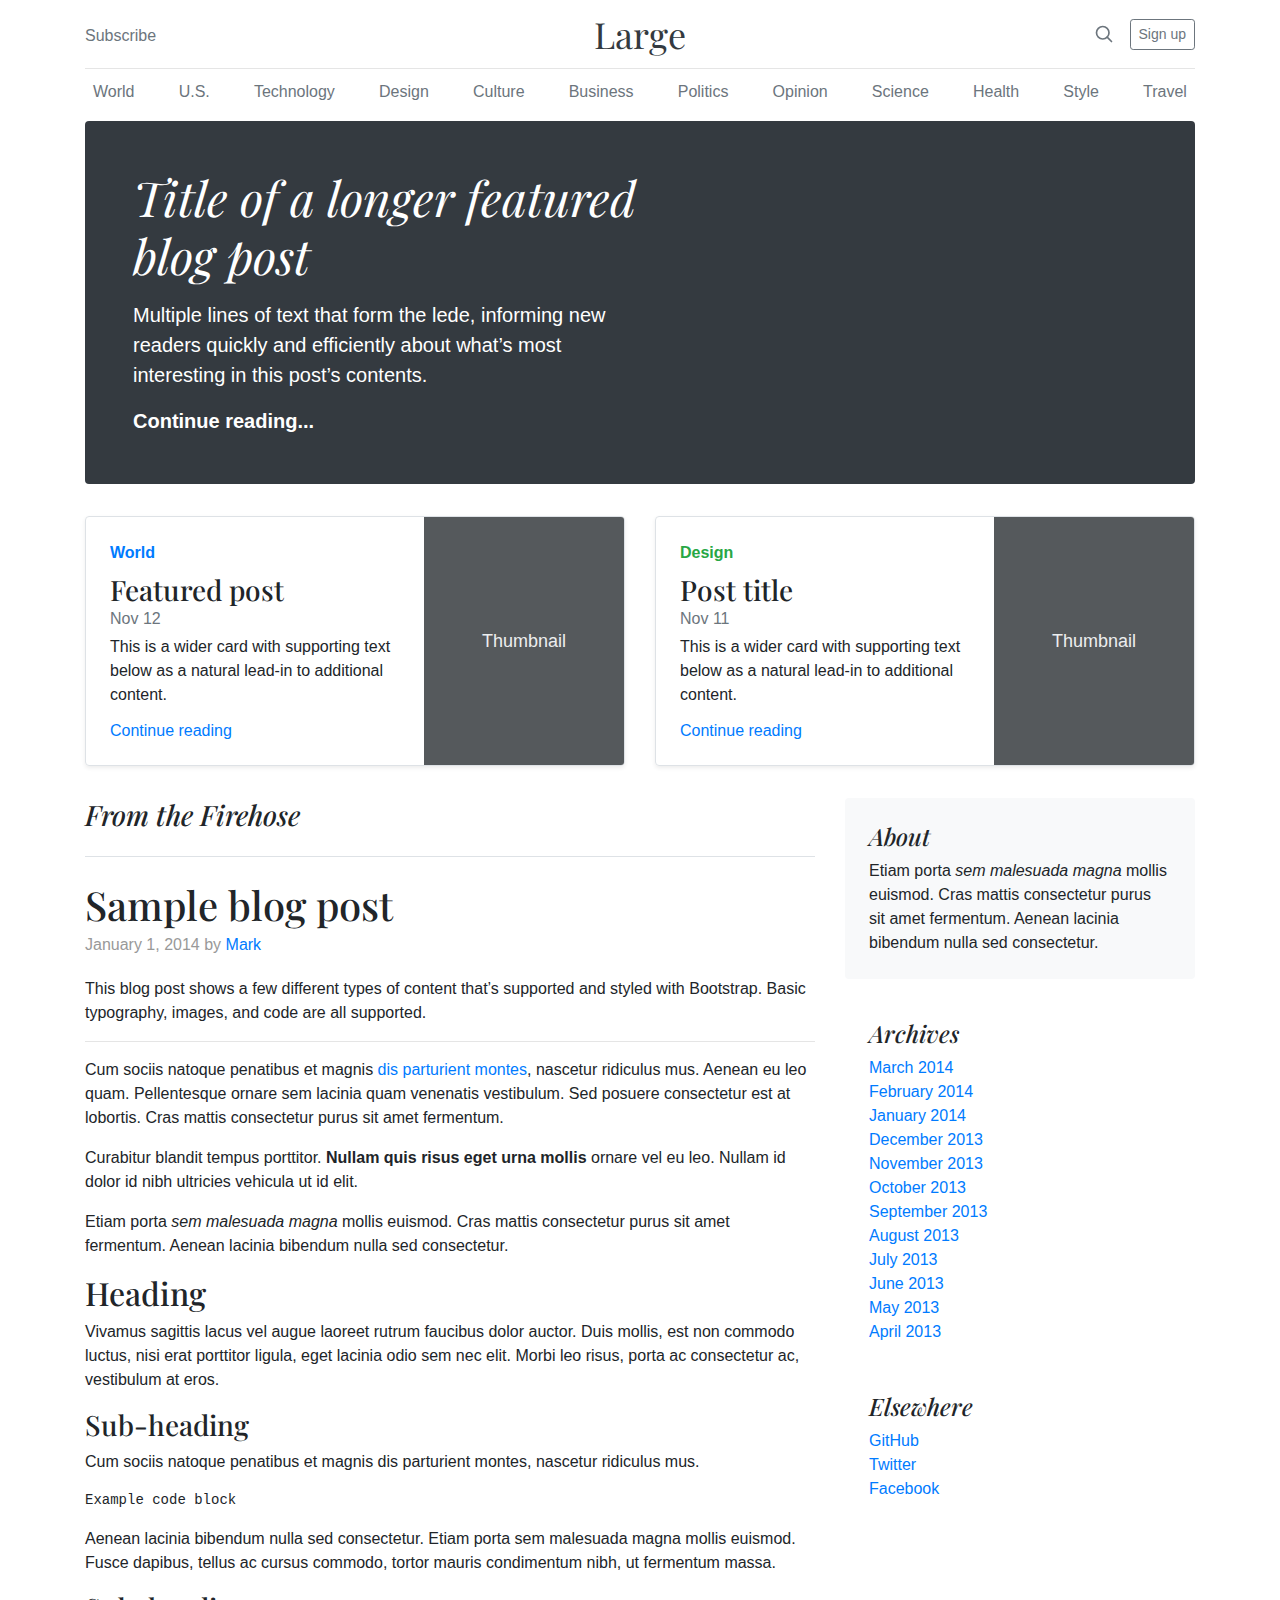
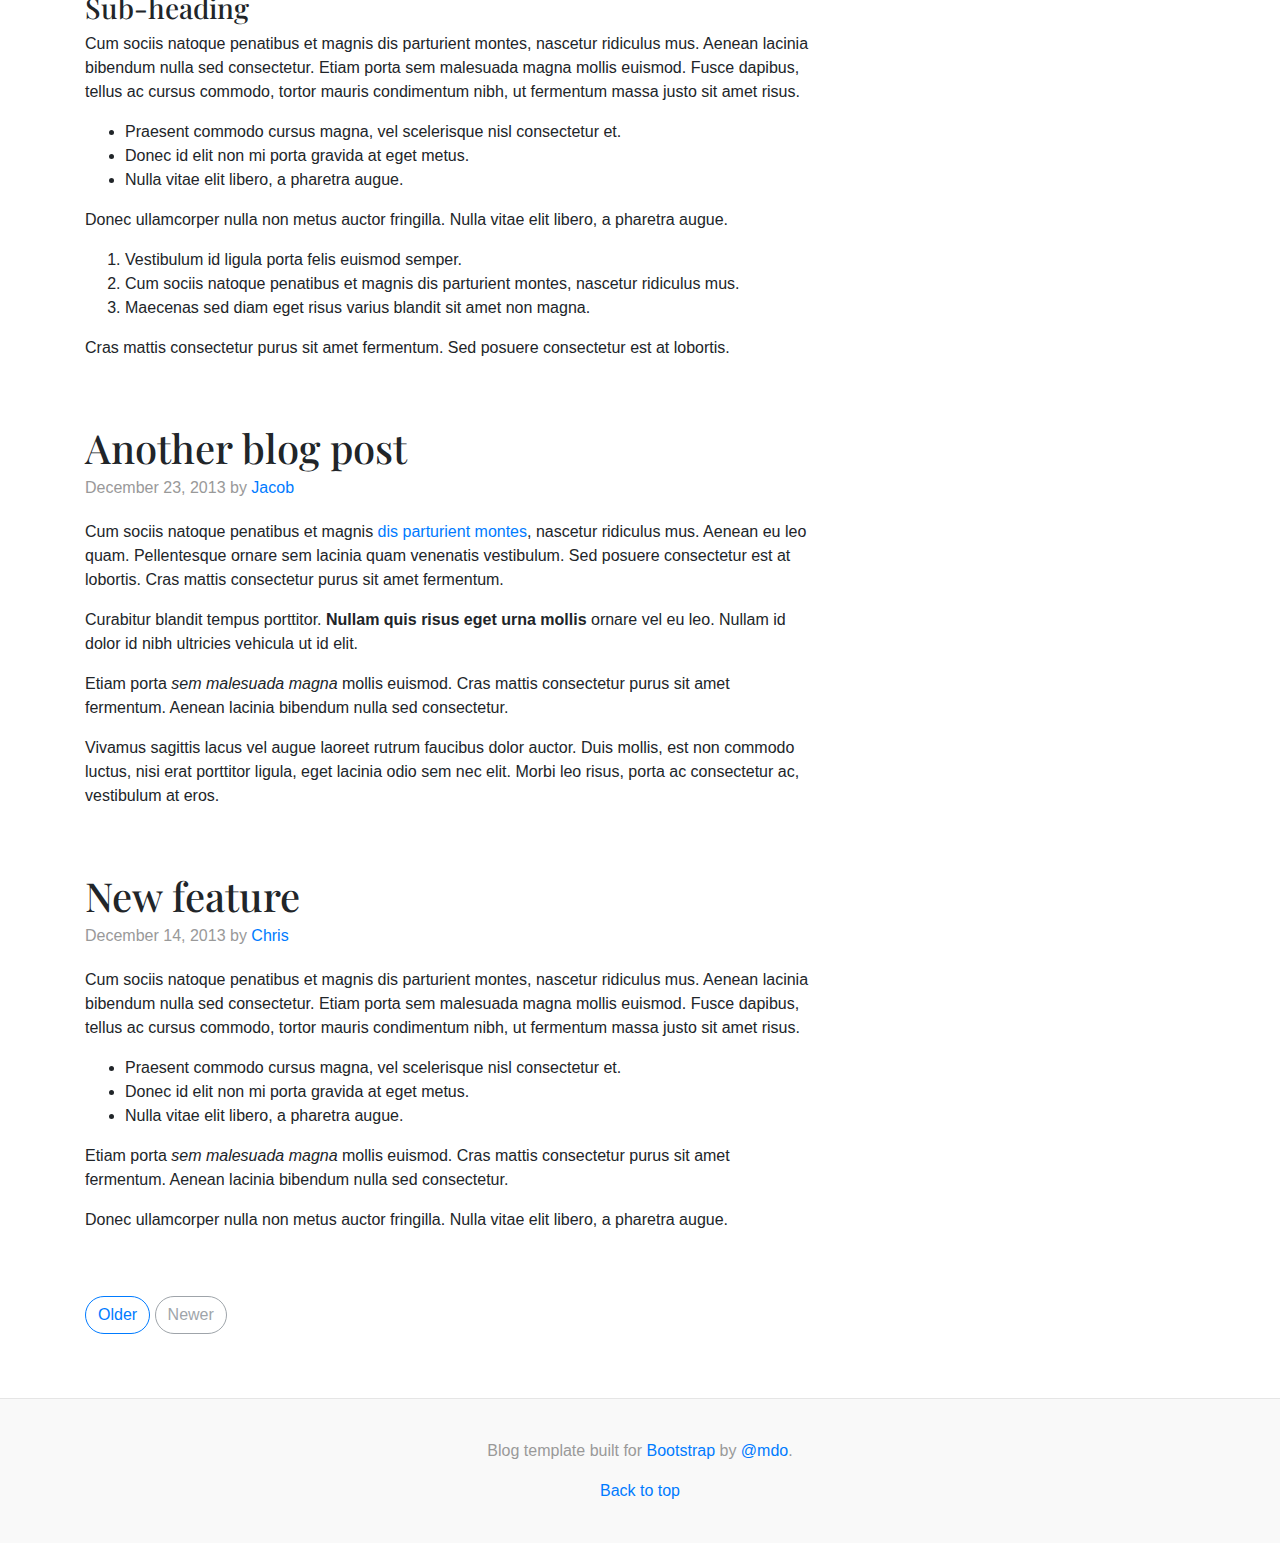
<file: bootstrap/bootstrap-4.5.1-examples/blog/index.html>
<!doctype html>
<html lang="en">
  <head>
    <meta charset="utf-8">
    <meta name="viewport" content="width=device-width, initial-scale=1, shrink-to-fit=no">
    <meta name="description" content="">
    <meta name="author" content="Mark Otto, Jacob Thornton, and Bootstrap contributors">
    <meta name="generator" content="Jekyll v4.1.1">
    <title>Blog Template · Bootstrap</title>

    <link rel="canonical" href="https://getbootstrap.com/docs/4.5/examples/blog/">

    <!-- Bootstrap core CSS -->
<link href="../assets/dist/css/bootstrap.min.css" rel="stylesheet">

    <style>
      .bd-placeholder-img {
        font-size: 1.125rem;
        text-anchor: middle;
        -webkit-user-select: none;
        -moz-user-select: none;
        -ms-user-select: none;
        user-select: none;
      }

      @media (min-width: 768px) {
        .bd-placeholder-img-lg {
          font-size: 3.5rem;
        }
      }
    </style>
    <!-- Custom styles for this template -->
    <link href="https://fonts.googleapis.com/css?family=Playfair+Display:700,900" rel="stylesheet">
    <!-- Custom styles for this template -->
    <link href="blog.css" rel="stylesheet">
  </head>
  <body>
    <div class="container">
  <header class="blog-header py-3">
    <div class="row flex-nowrap justify-content-between align-items-center">
      <div class="col-4 pt-1">
        <a class="text-muted" href="#">Subscribe</a>
      </div>
      <div class="col-4 text-center">
        <a class="blog-header-logo text-dark" href="#">Large</a>
      </div>
      <div class="col-4 d-flex justify-content-end align-items-center">
        <a class="text-muted" href="#" aria-label="Search">
          <svg xmlns="http://www.w3.org/2000/svg" width="20" height="20" fill="none" stroke="currentColor" stroke-linecap="round" stroke-linejoin="round" stroke-width="2" class="mx-3" role="img" viewBox="0 0 24 24" focusable="false"><title>Search</title><circle cx="10.5" cy="10.5" r="7.5"/><path d="M21 21l-5.2-5.2"/></svg>
        </a>
        <a class="btn btn-sm btn-outline-secondary" href="#">Sign up</a>
      </div>
    </div>
  </header>

  <div class="nav-scroller py-1 mb-2">
    <nav class="nav d-flex justify-content-between">
      <a class="p-2 text-muted" href="#">World</a>
      <a class="p-2 text-muted" href="#">U.S.</a>
      <a class="p-2 text-muted" href="#">Technology</a>
      <a class="p-2 text-muted" href="#">Design</a>
      <a class="p-2 text-muted" href="#">Culture</a>
      <a class="p-2 text-muted" href="#">Business</a>
      <a class="p-2 text-muted" href="#">Politics</a>
      <a class="p-2 text-muted" href="#">Opinion</a>
      <a class="p-2 text-muted" href="#">Science</a>
      <a class="p-2 text-muted" href="#">Health</a>
      <a class="p-2 text-muted" href="#">Style</a>
      <a class="p-2 text-muted" href="#">Travel</a>
    </nav>
  </div>

  <div class="jumbotron p-4 p-md-5 text-white rounded bg-dark">
    <div class="col-md-6 px-0">
      <h1 class="display-4 font-italic">Title of a longer featured blog post</h1>
      <p class="lead my-3">Multiple lines of text that form the lede, informing new readers quickly and efficiently about what’s most interesting in this post’s contents.</p>
      <p class="lead mb-0"><a href="#" class="text-white font-weight-bold">Continue reading...</a></p>
    </div>
  </div>

  <div class="row mb-2">
    <div class="col-md-6">
      <div class="row no-gutters border rounded overflow-hidden flex-md-row mb-4 shadow-sm h-md-250 position-relative">
        <div class="col p-4 d-flex flex-column position-static">
          <strong class="d-inline-block mb-2 text-primary">World</strong>
          <h3 class="mb-0">Featured post</h3>
          <div class="mb-1 text-muted">Nov 12</div>
          <p class="card-text mb-auto">This is a wider card with supporting text below as a natural lead-in to additional content.</p>
          <a href="#" class="stretched-link">Continue reading</a>
        </div>
        <div class="col-auto d-none d-lg-block">
          <svg class="bd-placeholder-img" width="200" height="250" xmlns="http://www.w3.org/2000/svg" preserveAspectRatio="xMidYMid slice" focusable="false" role="img" aria-label="Placeholder: Thumbnail"><title>Placeholder</title><rect width="100%" height="100%" fill="#55595c"/><text x="50%" y="50%" fill="#eceeef" dy=".3em">Thumbnail</text></svg>
        </div>
      </div>
    </div>
    <div class="col-md-6">
      <div class="row no-gutters border rounded overflow-hidden flex-md-row mb-4 shadow-sm h-md-250 position-relative">
        <div class="col p-4 d-flex flex-column position-static">
          <strong class="d-inline-block mb-2 text-success">Design</strong>
          <h3 class="mb-0">Post title</h3>
          <div class="mb-1 text-muted">Nov 11</div>
          <p class="mb-auto">This is a wider card with supporting text below as a natural lead-in to additional content.</p>
          <a href="#" class="stretched-link">Continue reading</a>
        </div>
        <div class="col-auto d-none d-lg-block">
          <svg class="bd-placeholder-img" width="200" height="250" xmlns="http://www.w3.org/2000/svg" preserveAspectRatio="xMidYMid slice" focusable="false" role="img" aria-label="Placeholder: Thumbnail"><title>Placeholder</title><rect width="100%" height="100%" fill="#55595c"/><text x="50%" y="50%" fill="#eceeef" dy=".3em">Thumbnail</text></svg>
        </div>
      </div>
    </div>
  </div>
</div>

<main role="main" class="container">
  <div class="row">
    <div class="col-md-8 blog-main">
      <h3 class="pb-4 mb-4 font-italic border-bottom">
        From the Firehose
      </h3>

      <div class="blog-post">
        <h2 class="blog-post-title">Sample blog post</h2>
        <p class="blog-post-meta">January 1, 2014 by <a href="#">Mark</a></p>

        <p>This blog post shows a few different types of content that’s supported and styled with Bootstrap. Basic typography, images, and code are all supported.</p>
        <hr>
        <p>Cum sociis natoque penatibus et magnis <a href="#">dis parturient montes</a>, nascetur ridiculus mus. Aenean eu leo quam. Pellentesque ornare sem lacinia quam venenatis vestibulum. Sed posuere consectetur est at lobortis. Cras mattis consectetur purus sit amet fermentum.</p>
        <blockquote>
          <p>Curabitur blandit tempus porttitor. <strong>Nullam quis risus eget urna mollis</strong> ornare vel eu leo. Nullam id dolor id nibh ultricies vehicula ut id elit.</p>
        </blockquote>
        <p>Etiam porta <em>sem malesuada magna</em> mollis euismod. Cras mattis consectetur purus sit amet fermentum. Aenean lacinia bibendum nulla sed consectetur.</p>
        <h2>Heading</h2>
        <p>Vivamus sagittis lacus vel augue laoreet rutrum faucibus dolor auctor. Duis mollis, est non commodo luctus, nisi erat porttitor ligula, eget lacinia odio sem nec elit. Morbi leo risus, porta ac consectetur ac, vestibulum at eros.</p>
        <h3>Sub-heading</h3>
        <p>Cum sociis natoque penatibus et magnis dis parturient montes, nascetur ridiculus mus.</p>
        <pre><code>Example code block</code></pre>
        <p>Aenean lacinia bibendum nulla sed consectetur. Etiam porta sem malesuada magna mollis euismod. Fusce dapibus, tellus ac cursus commodo, tortor mauris condimentum nibh, ut fermentum massa.</p>
        <h3>Sub-heading</h3>
        <p>Cum sociis natoque penatibus et magnis dis parturient montes, nascetur ridiculus mus. Aenean lacinia bibendum nulla sed consectetur. Etiam porta sem malesuada magna mollis euismod. Fusce dapibus, tellus ac cursus commodo, tortor mauris condimentum nibh, ut fermentum massa justo sit amet risus.</p>
        <ul>
          <li>Praesent commodo cursus magna, vel scelerisque nisl consectetur et.</li>
          <li>Donec id elit non mi porta gravida at eget metus.</li>
          <li>Nulla vitae elit libero, a pharetra augue.</li>
        </ul>
        <p>Donec ullamcorper nulla non metus auctor fringilla. Nulla vitae elit libero, a pharetra augue.</p>
        <ol>
          <li>Vestibulum id ligula porta felis euismod semper.</li>
          <li>Cum sociis natoque penatibus et magnis dis parturient montes, nascetur ridiculus mus.</li>
          <li>Maecenas sed diam eget risus varius blandit sit amet non magna.</li>
        </ol>
        <p>Cras mattis consectetur purus sit amet fermentum. Sed posuere consectetur est at lobortis.</p>
      </div><!-- /.blog-post -->

      <div class="blog-post">
        <h2 class="blog-post-title">Another blog post</h2>
        <p class="blog-post-meta">December 23, 2013 by <a href="#">Jacob</a></p>

        <p>Cum sociis natoque penatibus et magnis <a href="#">dis parturient montes</a>, nascetur ridiculus mus. Aenean eu leo quam. Pellentesque ornare sem lacinia quam venenatis vestibulum. Sed posuere consectetur est at lobortis. Cras mattis consectetur purus sit amet fermentum.</p>
        <blockquote>
          <p>Curabitur blandit tempus porttitor. <strong>Nullam quis risus eget urna mollis</strong> ornare vel eu leo. Nullam id dolor id nibh ultricies vehicula ut id elit.</p>
        </blockquote>
        <p>Etiam porta <em>sem malesuada magna</em> mollis euismod. Cras mattis consectetur purus sit amet fermentum. Aenean lacinia bibendum nulla sed consectetur.</p>
        <p>Vivamus sagittis lacus vel augue laoreet rutrum faucibus dolor auctor. Duis mollis, est non commodo luctus, nisi erat porttitor ligula, eget lacinia odio sem nec elit. Morbi leo risus, porta ac consectetur ac, vestibulum at eros.</p>
      </div><!-- /.blog-post -->

      <div class="blog-post">
        <h2 class="blog-post-title">New feature</h2>
        <p class="blog-post-meta">December 14, 2013 by <a href="#">Chris</a></p>

        <p>Cum sociis natoque penatibus et magnis dis parturient montes, nascetur ridiculus mus. Aenean lacinia bibendum nulla sed consectetur. Etiam porta sem malesuada magna mollis euismod. Fusce dapibus, tellus ac cursus commodo, tortor mauris condimentum nibh, ut fermentum massa justo sit amet risus.</p>
        <ul>
          <li>Praesent commodo cursus magna, vel scelerisque nisl consectetur et.</li>
          <li>Donec id elit non mi porta gravida at eget metus.</li>
          <li>Nulla vitae elit libero, a pharetra augue.</li>
        </ul>
        <p>Etiam porta <em>sem malesuada magna</em> mollis euismod. Cras mattis consectetur purus sit amet fermentum. Aenean lacinia bibendum nulla sed consectetur.</p>
        <p>Donec ullamcorper nulla non metus auctor fringilla. Nulla vitae elit libero, a pharetra augue.</p>
      </div><!-- /.blog-post -->

      <nav class="blog-pagination">
        <a class="btn btn-outline-primary" href="#">Older</a>
        <a class="btn btn-outline-secondary disabled" href="#" tabindex="-1" aria-disabled="true">Newer</a>
      </nav>

    </div><!-- /.blog-main -->

    <aside class="col-md-4 blog-sidebar">
      <div class="p-4 mb-3 bg-light rounded">
        <h4 class="font-italic">About</h4>
        <p class="mb-0">Etiam porta <em>sem malesuada magna</em> mollis euismod. Cras mattis consectetur purus sit amet fermentum. Aenean lacinia bibendum nulla sed consectetur.</p>
      </div>

      <div class="p-4">
        <h4 class="font-italic">Archives</h4>
        <ol class="list-unstyled mb-0">
          <li><a href="#">March 2014</a></li>
          <li><a href="#">February 2014</a></li>
          <li><a href="#">January 2014</a></li>
          <li><a href="#">December 2013</a></li>
          <li><a href="#">November 2013</a></li>
          <li><a href="#">October 2013</a></li>
          <li><a href="#">September 2013</a></li>
          <li><a href="#">August 2013</a></li>
          <li><a href="#">July 2013</a></li>
          <li><a href="#">June 2013</a></li>
          <li><a href="#">May 2013</a></li>
          <li><a href="#">April 2013</a></li>
        </ol>
      </div>

      <div class="p-4">
        <h4 class="font-italic">Elsewhere</h4>
        <ol class="list-unstyled">
          <li><a href="#">GitHub</a></li>
          <li><a href="#">Twitter</a></li>
          <li><a href="#">Facebook</a></li>
        </ol>
      </div>
    </aside><!-- /.blog-sidebar -->

  </div><!-- /.row -->

</main><!-- /.container -->

<footer class="blog-footer">
  <p>Blog template built for <a href="https://getbootstrap.com/">Bootstrap</a> by <a href="https://twitter.com/mdo">@mdo</a>.</p>
  <p>
    <a href="#">Back to top</a>
  </p>
</footer>
</body>
</html>
</file>
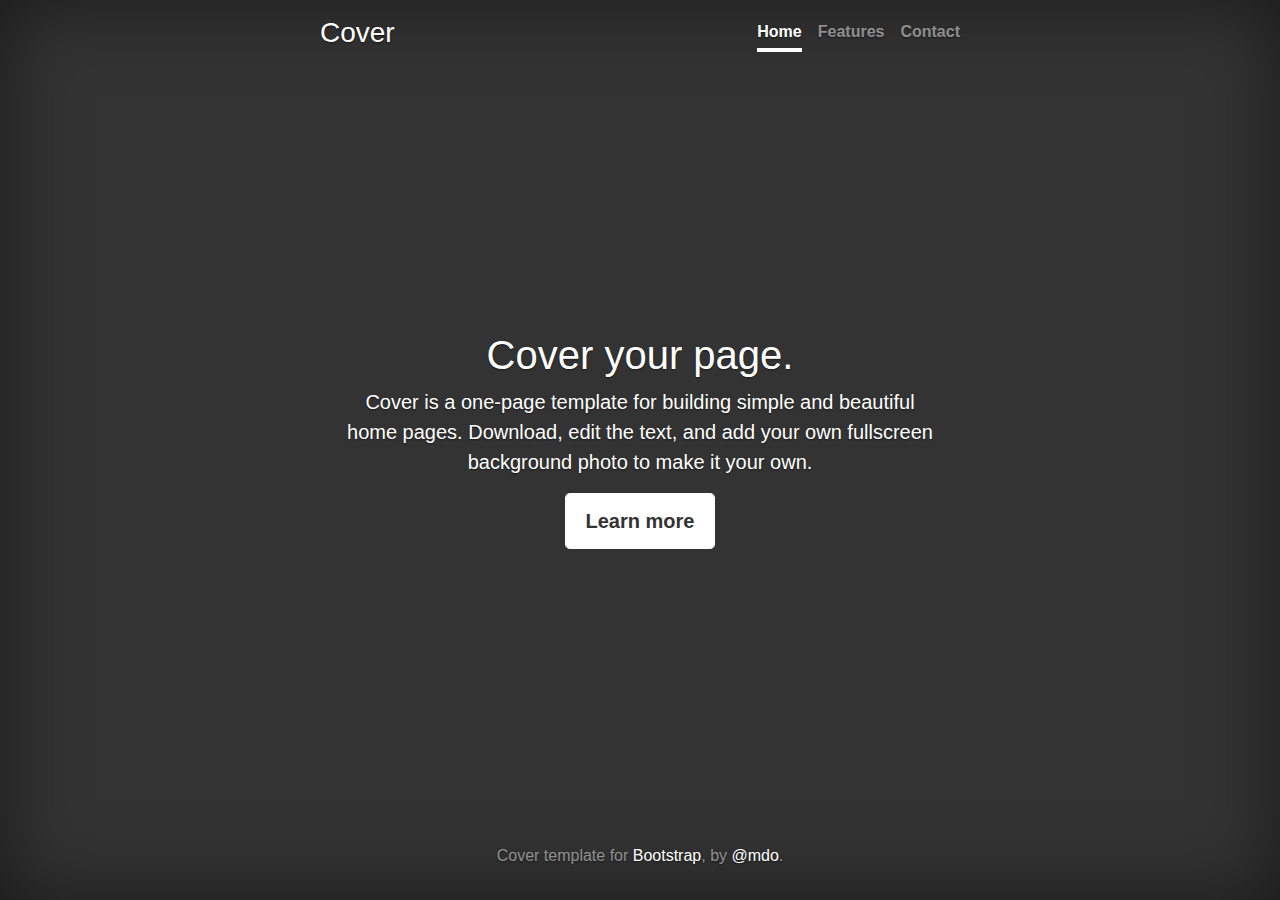
<file: bootstrap/bootstrap-4.5.1-examples/cover/index.html>
<!doctype html>
<html lang="en">
  <head>
    <meta charset="utf-8">
    <meta name="viewport" content="width=device-width, initial-scale=1, shrink-to-fit=no">
    <meta name="description" content="">
    <meta name="author" content="Mark Otto, Jacob Thornton, and Bootstrap contributors">
    <meta name="generator" content="Jekyll v4.1.1">
    <title>Cover Template · Bootstrap</title>

    <link rel="canonical" href="https://getbootstrap.com/docs/4.5/examples/cover/">

    <!-- Bootstrap core CSS -->
<link href="../assets/dist/css/bootstrap.min.css" rel="stylesheet">

    <style>
      .bd-placeholder-img {
        font-size: 1.125rem;
        text-anchor: middle;
        -webkit-user-select: none;
        -moz-user-select: none;
        -ms-user-select: none;
        user-select: none;
      }

      @media (min-width: 768px) {
        .bd-placeholder-img-lg {
          font-size: 3.5rem;
        }
      }
    </style>
    <!-- Custom styles for this template -->
    <link href="cover.css" rel="stylesheet">
  </head>
  <body class="text-center">
    <div class="cover-container d-flex w-100 h-100 p-3 mx-auto flex-column">
  <header class="masthead mb-auto">
    <div class="inner">
      <h3 class="masthead-brand">Cover</h3>
      <nav class="nav nav-masthead justify-content-center">
        <a class="nav-link active" href="#">Home</a>
        <a class="nav-link" href="#">Features</a>
        <a class="nav-link" href="#">Contact</a>
      </nav>
    </div>
  </header>

  <main role="main" class="inner cover">
    <h1 class="cover-heading">Cover your page.</h1>
    <p class="lead">Cover is a one-page template for building simple and beautiful home pages. Download, edit the text, and add your own fullscreen background photo to make it your own.</p>
    <p class="lead">
      <a href="#" class="btn btn-lg btn-secondary">Learn more</a>
    </p>
  </main>

  <footer class="mastfoot mt-auto">
    <div class="inner">
      <p>Cover template for <a href="https://getbootstrap.com/">Bootstrap</a>, by <a href="https://twitter.com/mdo">@mdo</a>.</p>
    </div>
  </footer>
</div>
</body>
</html>
</file>
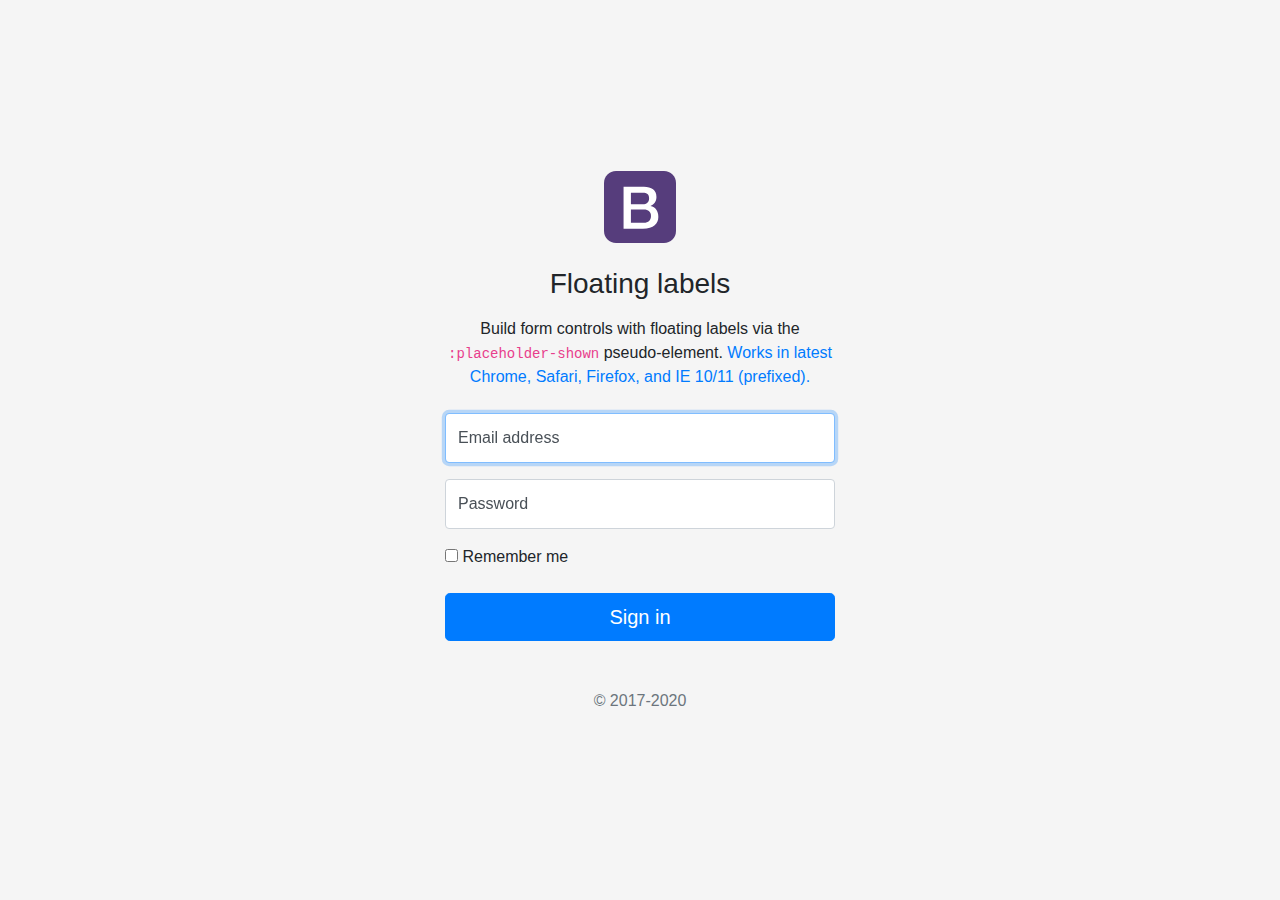
<file: bootstrap/bootstrap-4.5.1-examples/floating-labels/index.html>
<!doctype html>
<html lang="en">
  <head>
    <meta charset="utf-8">
    <meta name="viewport" content="width=device-width, initial-scale=1, shrink-to-fit=no">
    <meta name="description" content="">
    <meta name="author" content="Mark Otto, Jacob Thornton, and Bootstrap contributors">
    <meta name="generator" content="Jekyll v4.1.1">
    <title>Floating labels example · Bootstrap</title>

    <link rel="canonical" href="https://getbootstrap.com/docs/4.5/examples/floating-labels/">

    <!-- Bootstrap core CSS -->
<link href="../assets/dist/css/bootstrap.min.css" rel="stylesheet">

    <style>
      .bd-placeholder-img {
        font-size: 1.125rem;
        text-anchor: middle;
        -webkit-user-select: none;
        -moz-user-select: none;
        -ms-user-select: none;
        user-select: none;
      }

      @media (min-width: 768px) {
        .bd-placeholder-img-lg {
          font-size: 3.5rem;
        }
      }
    </style>
    <!-- Custom styles for this template -->
    <link href="floating-labels.css" rel="stylesheet">
  </head>
  <body>
    <form class="form-signin">
  <div class="text-center mb-4">
    <img class="mb-4" src="../assets/brand/bootstrap-solid.svg" alt="" width="72" height="72">
    <h1 class="h3 mb-3 font-weight-normal">Floating labels</h1>
    <p>Build form controls with floating labels via the <code>:placeholder-shown</code> pseudo-element. <a href="https://caniuse.com/#feat=css-placeholder-shown">Works in latest Chrome, Safari, Firefox, and IE 10/11 (prefixed).</a></p>
  </div>

  <div class="form-label-group">
    <input type="email" id="inputEmail" class="form-control" placeholder="Email address" required autofocus>
    <label for="inputEmail">Email address</label>
  </div>

  <div class="form-label-group">
    <input type="password" id="inputPassword" class="form-control" placeholder="Password" required>
    <label for="inputPassword">Password</label>
  </div>

  <div class="checkbox mb-3">
    <label>
      <input type="checkbox" value="remember-me"> Remember me
    </label>
  </div>
  <button class="btn btn-lg btn-primary btn-block" type="submit">Sign in</button>
  <p class="mt-5 mb-3 text-muted text-center">&copy; 2017-2020</p>
</form>
</body>
</html>
</file>
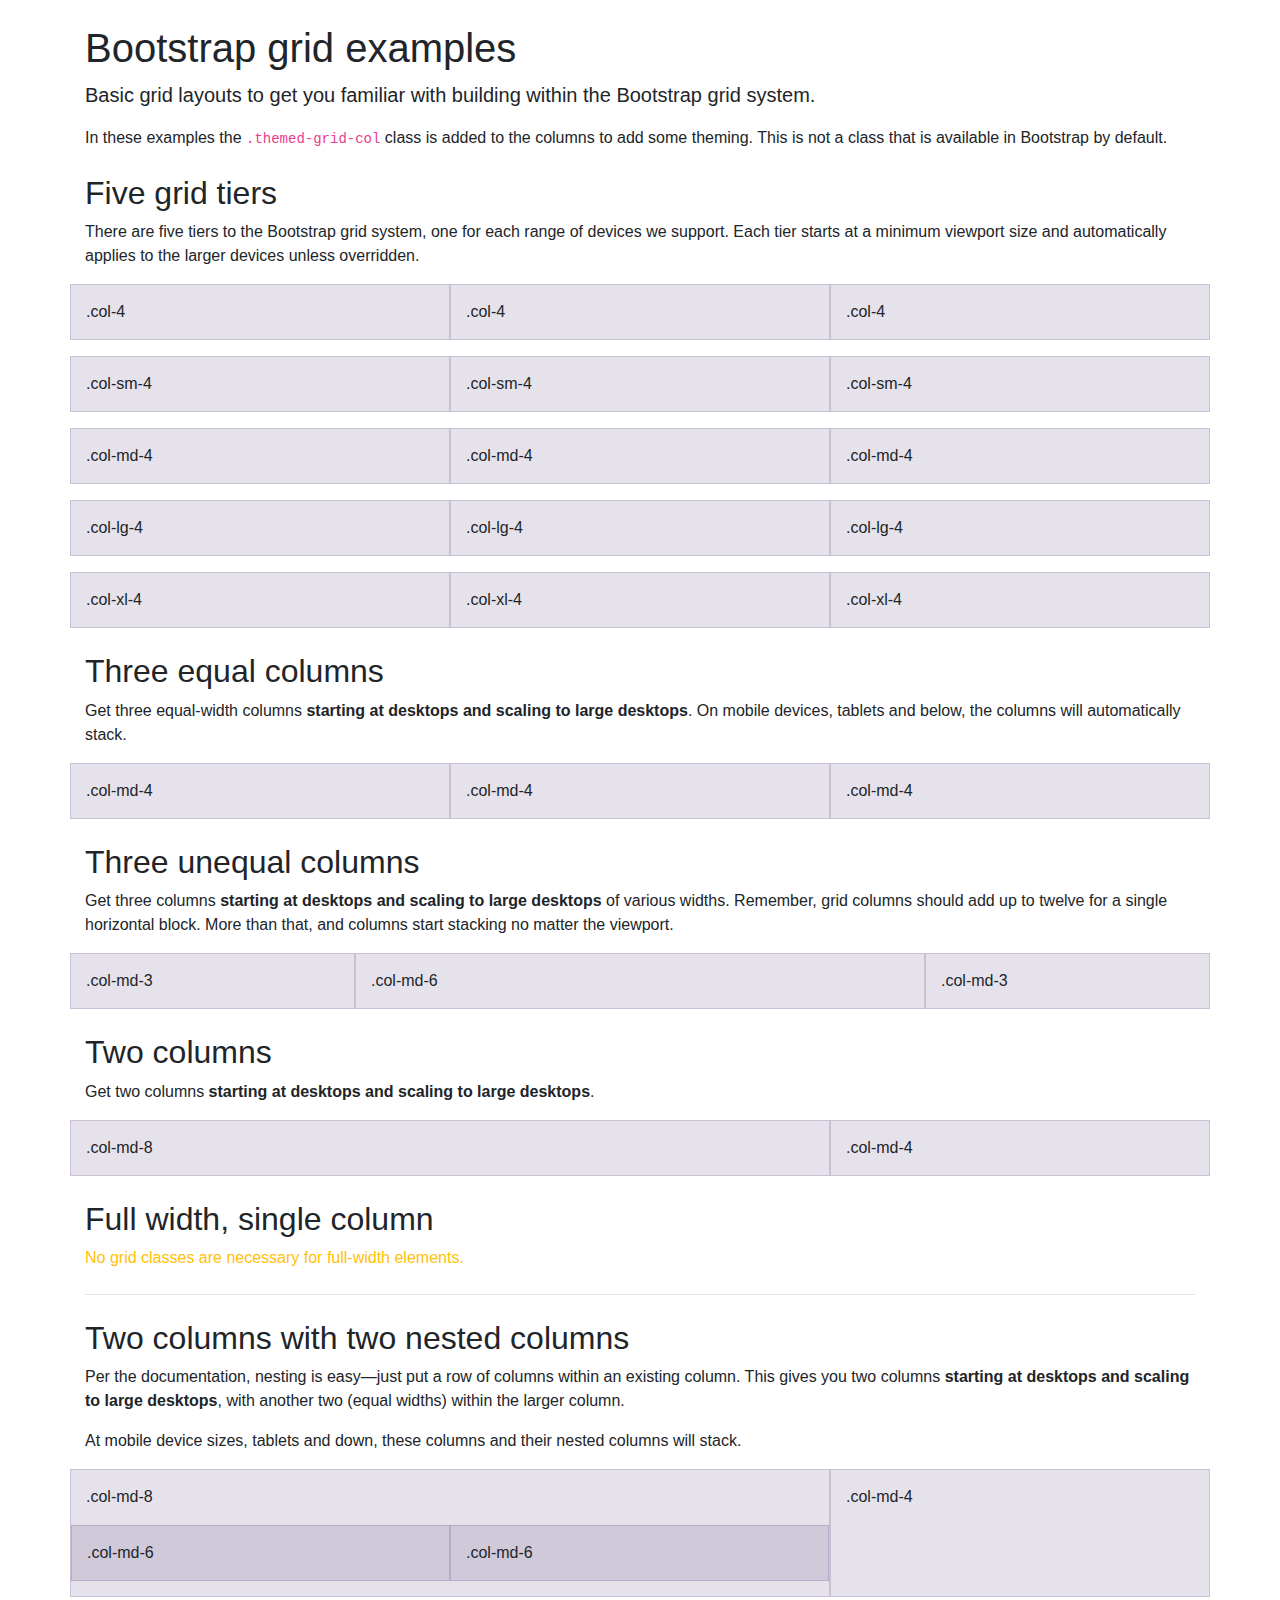
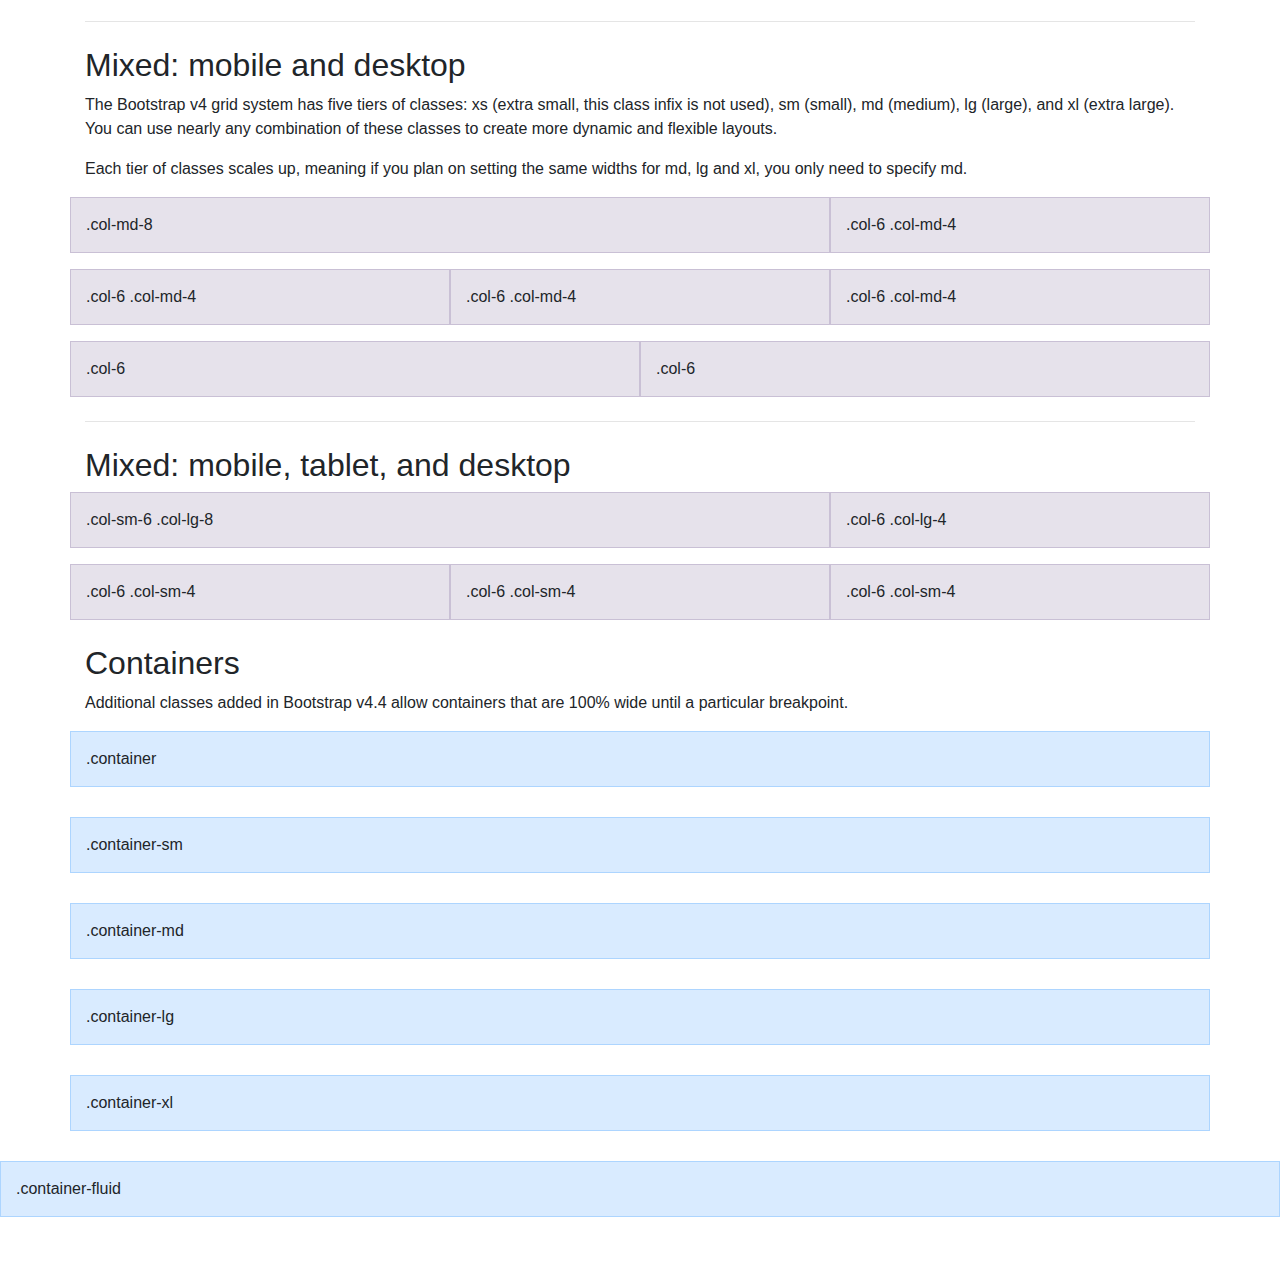
<file: bootstrap/bootstrap-4.5.1-examples/grid/index.html>
<!doctype html>
<html lang="en">
  <head>
    <meta charset="utf-8">
    <meta name="viewport" content="width=device-width, initial-scale=1, shrink-to-fit=no">
    <meta name="description" content="">
    <meta name="author" content="Mark Otto, Jacob Thornton, and Bootstrap contributors">
    <meta name="generator" content="Jekyll v4.1.1">
    <title>Grid Template · Bootstrap</title>

    <link rel="canonical" href="https://getbootstrap.com/docs/4.5/examples/grid/">

    <!-- Bootstrap core CSS -->
<link href="../assets/dist/css/bootstrap.min.css" rel="stylesheet">

    <style>
      .bd-placeholder-img {
        font-size: 1.125rem;
        text-anchor: middle;
        -webkit-user-select: none;
        -moz-user-select: none;
        -ms-user-select: none;
        user-select: none;
      }

      @media (min-width: 768px) {
        .bd-placeholder-img-lg {
          font-size: 3.5rem;
        }
      }
    </style>
    <!-- Custom styles for this template -->
    <link href="grid.css" rel="stylesheet">
  </head>
  <body class="py-4">
    <div class="container">

  <h1>Bootstrap grid examples</h1>
  <p class="lead">Basic grid layouts to get you familiar with building within the Bootstrap grid system.</p>
  <p>In these examples the <code>.themed-grid-col</code> class is added to the columns to add some theming. This is not a class that is available in Bootstrap by default.</p>

  <h2 class="mt-4">Five grid tiers</h2>
  <p>There are five tiers to the Bootstrap grid system, one for each range of devices we support. Each tier starts at a minimum viewport size and automatically applies to the larger devices unless overridden.</p>

  <div class="row mb-3">
    <div class="col-4 themed-grid-col">.col-4</div>
    <div class="col-4 themed-grid-col">.col-4</div>
    <div class="col-4 themed-grid-col">.col-4</div>
  </div>

  <div class="row mb-3">
    <div class="col-sm-4 themed-grid-col">.col-sm-4</div>
    <div class="col-sm-4 themed-grid-col">.col-sm-4</div>
    <div class="col-sm-4 themed-grid-col">.col-sm-4</div>
  </div>

  <div class="row mb-3">
    <div class="col-md-4 themed-grid-col">.col-md-4</div>
    <div class="col-md-4 themed-grid-col">.col-md-4</div>
    <div class="col-md-4 themed-grid-col">.col-md-4</div>
  </div>

  <div class="row mb-3">
    <div class="col-lg-4 themed-grid-col">.col-lg-4</div>
    <div class="col-lg-4 themed-grid-col">.col-lg-4</div>
    <div class="col-lg-4 themed-grid-col">.col-lg-4</div>
  </div>

  <div class="row mb-3">
    <div class="col-xl-4 themed-grid-col">.col-xl-4</div>
    <div class="col-xl-4 themed-grid-col">.col-xl-4</div>
    <div class="col-xl-4 themed-grid-col">.col-xl-4</div>
  </div>

  <h2 class="mt-4">Three equal columns</h2>
  <p>Get three equal-width columns <strong>starting at desktops and scaling to large desktops</strong>. On mobile devices, tablets and below, the columns will automatically stack.</p>
  <div class="row mb-3">
    <div class="col-md-4 themed-grid-col">.col-md-4</div>
    <div class="col-md-4 themed-grid-col">.col-md-4</div>
    <div class="col-md-4 themed-grid-col">.col-md-4</div>
  </div>

  <h2 class="mt-4">Three unequal columns</h2>
  <p>Get three columns <strong>starting at desktops and scaling to large desktops</strong> of various widths. Remember, grid columns should add up to twelve for a single horizontal block. More than that, and columns start stacking no matter the viewport.</p>
  <div class="row mb-3">
    <div class="col-md-3 themed-grid-col">.col-md-3</div>
    <div class="col-md-6 themed-grid-col">.col-md-6</div>
    <div class="col-md-3 themed-grid-col">.col-md-3</div>
  </div>

  <h2 class="mt-4">Two columns</h2>
  <p>Get two columns <strong>starting at desktops and scaling to large desktops</strong>.</p>
  <div class="row mb-3">
    <div class="col-md-8 themed-grid-col">.col-md-8</div>
    <div class="col-md-4 themed-grid-col">.col-md-4</div>
  </div>

  <h2 class="mt-4">Full width, single column</h2>
  <p class="text-warning">
    No grid classes are necessary for full-width elements.
  </p>

  <hr class="my-4">

  <h2 class="mt-4">Two columns with two nested columns</h2>
  <p>Per the documentation, nesting is easy—just put a row of columns within an existing column. This gives you two columns <strong>starting at desktops and scaling to large desktops</strong>, with another two (equal widths) within the larger column.</p>
  <p>At mobile device sizes, tablets and down, these columns and their nested columns will stack.</p>
  <div class="row mb-3">
    <div class="col-md-8 themed-grid-col">
      <div class="pb-3">
        .col-md-8
      </div>
      <div class="row">
        <div class="col-md-6 themed-grid-col">.col-md-6</div>
        <div class="col-md-6 themed-grid-col">.col-md-6</div>
      </div>
    </div>
    <div class="col-md-4 themed-grid-col">.col-md-4</div>
  </div>

  <hr class="my-4">

  <h2 class="mt-4">Mixed: mobile and desktop</h2>
  <p>The Bootstrap v4 grid system has five tiers of classes: xs (extra small, this class infix is not used), sm (small), md (medium), lg (large), and xl (extra large). You can use nearly any combination of these classes to create more dynamic and flexible layouts.</p>
  <p>Each tier of classes scales up, meaning if you plan on setting the same widths for md, lg and xl, you only need to specify md.</p>
  <div class="row mb-3">
    <div class="col-md-8 themed-grid-col">.col-md-8</div>
    <div class="col-6 col-md-4 themed-grid-col">.col-6 .col-md-4</div>
  </div>
  <div class="row mb-3">
    <div class="col-6 col-md-4 themed-grid-col">.col-6 .col-md-4</div>
    <div class="col-6 col-md-4 themed-grid-col">.col-6 .col-md-4</div>
    <div class="col-6 col-md-4 themed-grid-col">.col-6 .col-md-4</div>
  </div>
  <div class="row mb-3">
    <div class="col-6 themed-grid-col">.col-6</div>
    <div class="col-6 themed-grid-col">.col-6</div>
  </div>

  <hr class="my-4">

  <h2 class="mt-4">Mixed: mobile, tablet, and desktop</h2>
  <div class="row mb-3">
    <div class="col-sm-6 col-lg-8 themed-grid-col">.col-sm-6 .col-lg-8</div>
    <div class="col-6 col-lg-4 themed-grid-col">.col-6 .col-lg-4</div>
  </div>
  <div class="row mb-3">
    <div class="col-6 col-sm-4 themed-grid-col">.col-6 .col-sm-4</div>
    <div class="col-6 col-sm-4 themed-grid-col">.col-6 .col-sm-4</div>
    <div class="col-6 col-sm-4 themed-grid-col">.col-6 .col-sm-4</div>
  </div>

</div>

<div class="container" id="containers">
  <h2 class="mt-4">Containers</h2>
  <p>Additional classes added in Bootstrap v4.4 allow containers that are 100% wide until a particular breakpoint.</p>
</div>

<div class="container themed-container">.container</div>
<div class="container-sm themed-container">.container-sm</div>
<div class="container-md themed-container">.container-md</div>
<div class="container-lg themed-container">.container-lg</div>
<div class="container-xl themed-container">.container-xl</div>
<div class="container-fluid themed-container">.container-fluid</div>
</body>
</html>
</file>
<file: bootstrap/bootstrap-4.5.1-examples/blog/blog.css>
/* stylelint-disable selector-list-comma-newline-after */

.blog-header {
  line-height: 1;
  border-bottom: 1px solid #e5e5e5;
}

.blog-header-logo {
  font-family: "Playfair Display", Georgia, "Times New Roman", serif;
  font-size: 2.25rem;
}

.blog-header-logo:hover {
  text-decoration: none;
}

h1, h2, h3, h4, h5, h6 {
  font-family: "Playfair Display", Georgia, "Times New Roman", serif;
}

.display-4 {
  font-size: 2.5rem;
}
@media (min-width: 768px) {
  .display-4 {
    font-size: 3rem;
  }
}

.nav-scroller {
  position: relative;
  z-index: 2;
  height: 2.75rem;
  overflow-y: hidden;
}

.nav-scroller .nav {
  display: -ms-flexbox;
  display: flex;
  -ms-flex-wrap: nowrap;
  flex-wrap: nowrap;
  padding-bottom: 1rem;
  margin-top: -1px;
  overflow-x: auto;
  text-align: center;
  white-space: nowrap;
  -webkit-overflow-scrolling: touch;
}

.nav-scroller .nav-link {
  padding-top: .75rem;
  padding-bottom: .75rem;
  font-size: .875rem;
}

.card-img-right {
  height: 100%;
  border-radius: 0 3px 3px 0;
}

.flex-auto {
  -ms-flex: 0 0 auto;
  flex: 0 0 auto;
}

.h-250 { height: 250px; }
@media (min-width: 768px) {
  .h-md-250 { height: 250px; }
}

/* Pagination */
.blog-pagination {
  margin-bottom: 4rem;
}
.blog-pagination > .btn {
  border-radius: 2rem;
}

/*
 * Blog posts
 */
.blog-post {
  margin-bottom: 4rem;
}
.blog-post-title {
  margin-bottom: .25rem;
  font-size: 2.5rem;
}
.blog-post-meta {
  margin-bottom: 1.25rem;
  color: #999;
}

/*
 * Footer
 */
.blog-footer {
  padding: 2.5rem 0;
  color: #999;
  text-align: center;
  background-color: #f9f9f9;
  border-top: .05rem solid #e5e5e5;
}
.blog-footer p:last-child {
  margin-bottom: 0;
}
</file>
<file: bootstrap/bootstrap-4.5.1-examples/cover/cover.css>
/*
 * Globals
 */

/* Links */
a,
a:focus,
a:hover {
  color: #fff;
}

/* Custom default button */
.btn-secondary,
.btn-secondary:hover,
.btn-secondary:focus {
  color: #333;
  text-shadow: none; /* Prevent inheritance from `body` */
  background-color: #fff;
  border: .05rem solid #fff;
}


/*
 * Base structure
 */

html,
body {
  height: 100%;
  background-color: #333;
}

body {
  display: -ms-flexbox;
  display: flex;
  color: #fff;
  text-shadow: 0 .05rem .1rem rgba(0, 0, 0, .5);
  box-shadow: inset 0 0 5rem rgba(0, 0, 0, .5);
}

.cover-container {
  max-width: 42em;
}


/*
 * Header
 */
.masthead {
  margin-bottom: 2rem;
}

.masthead-brand {
  margin-bottom: 0;
}

.nav-masthead .nav-link {
  padding: .25rem 0;
  font-weight: 700;
  color: rgba(255, 255, 255, .5);
  background-color: transparent;
  border-bottom: .25rem solid transparent;
}

.nav-masthead .nav-link:hover,
.nav-masthead .nav-link:focus {
  border-bottom-color: rgba(255, 255, 255, .25);
}

.nav-masthead .nav-link + .nav-link {
  margin-left: 1rem;
}

.nav-masthead .active {
  color: #fff;
  border-bottom-color: #fff;
}

@media (min-width: 48em) {
  .masthead-brand {
    float: left;
  }
  .nav-masthead {
    float: right;
  }
}


/*
 * Cover
 */
.cover {
  padding: 0 1.5rem;
}
.cover .btn-lg {
  padding: .75rem 1.25rem;
  font-weight: 700;
}


/*
 * Footer
 */
.mastfoot {
  color: rgba(255, 255, 255, .5);
}
</file>
<file: bootstrap/bootstrap-4.5.1-examples/floating-labels/floating-labels.css>
html,
body {
  height: 100%;
}

body {
  display: -ms-flexbox;
  display: flex;
  -ms-flex-align: center;
  align-items: center;
  padding-top: 40px;
  padding-bottom: 40px;
  background-color: #f5f5f5;
}

.form-signin {
  width: 100%;
  max-width: 420px;
  padding: 15px;
  margin: auto;
}

.form-label-group {
  position: relative;
  margin-bottom: 1rem;
}

.form-label-group input,
.form-label-group label {
  height: 3.125rem;
  padding: .75rem;
}

.form-label-group label {
  position: absolute;
  top: 0;
  left: 0;
  display: block;
  width: 100%;
  margin-bottom: 0; /* Override default `<label>` margin */
  line-height: 1.5;
  color: #495057;
  pointer-events: none;
  cursor: text; /* Match the input under the label */
  border: 1px solid transparent;
  border-radius: .25rem;
  transition: all .1s ease-in-out;
}

.form-label-group input::-webkit-input-placeholder {
  color: transparent;
}

.form-label-group input::-moz-placeholder {
  color: transparent;
}

.form-label-group input:-ms-input-placeholder {
  color: transparent;
}

.form-label-group input::-ms-input-placeholder {
  color: transparent;
}

.form-label-group input::placeholder {
  color: transparent;
}

.form-label-group input:not(:-moz-placeholder-shown) {
  padding-top: 1.25rem;
  padding-bottom: .25rem;
}

.form-label-group input:not(:-ms-input-placeholder) {
  padding-top: 1.25rem;
  padding-bottom: .25rem;
}

.form-label-group input:not(:placeholder-shown) {
  padding-top: 1.25rem;
  padding-bottom: .25rem;
}

.form-label-group input:not(:-moz-placeholder-shown) ~ label {
  padding-top: .25rem;
  padding-bottom: .25rem;
  font-size: 12px;
  color: #777;
}

.form-label-group input:not(:-ms-input-placeholder) ~ label {
  padding-top: .25rem;
  padding-bottom: .25rem;
  font-size: 12px;
  color: #777;
}

.form-label-group input:not(:placeholder-shown) ~ label {
  padding-top: .25rem;
  padding-bottom: .25rem;
  font-size: 12px;
  color: #777;
}

/* Fallback for Edge
-------------------------------------------------- */
@supports (-ms-ime-align: auto) {
  .form-label-group {
    display: -ms-flexbox;
    display: flex;
    -ms-flex-direction: column-reverse;
    flex-direction: column-reverse;
  }

  .form-label-group label {
    position: static;
  }

  .form-label-group input::-ms-input-placeholder {
    color: #777;
  }
}
</file>
<file: bootstrap/bootstrap-4.5.1-examples/grid/grid.css>
.themed-grid-col {
  padding-top: 15px;
  padding-bottom: 15px;
  background-color: rgba(86, 61, 124, .15);
  border: 1px solid rgba(86, 61, 124, .2);
}

.themed-container {
  padding: 15px;
  margin-bottom: 30px;
  background-color: rgba(0, 123, 255, .15);
  border: 1px solid rgba(0, 123, 255, .2);
}
</file>
